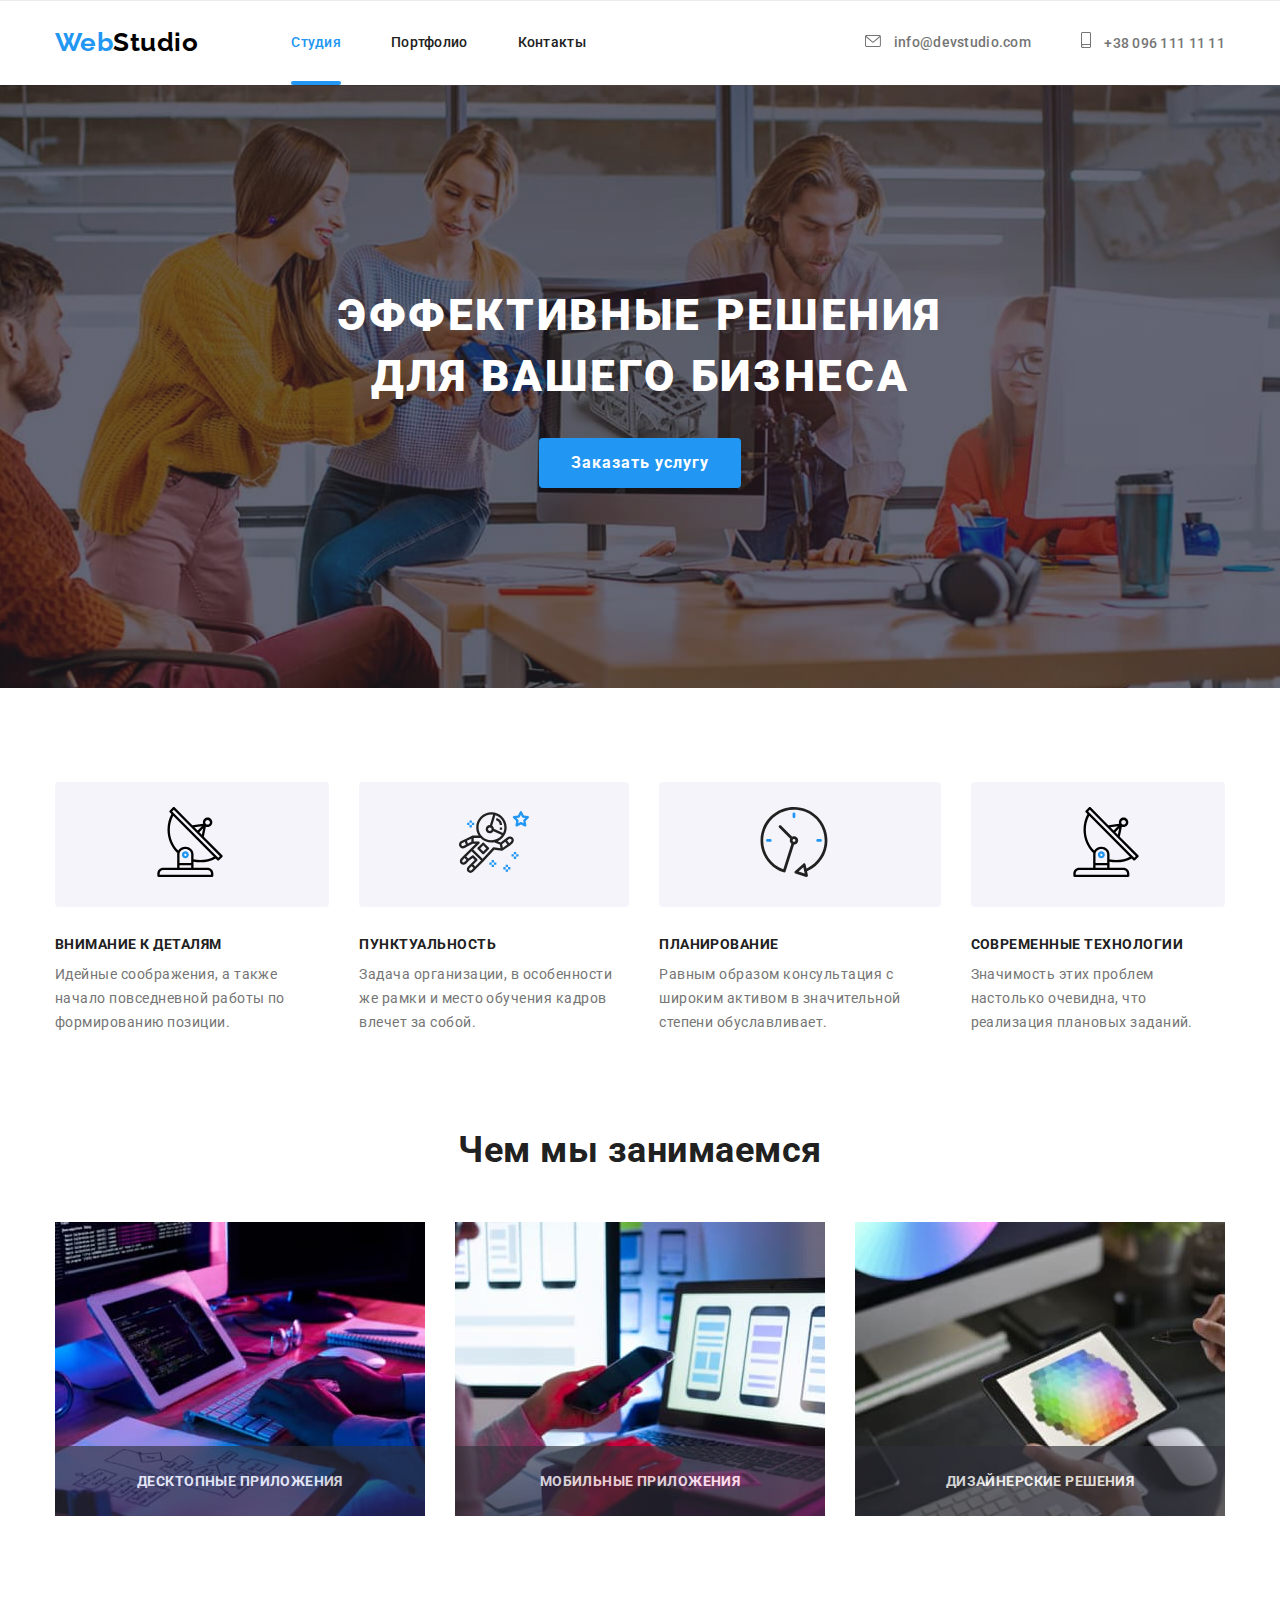
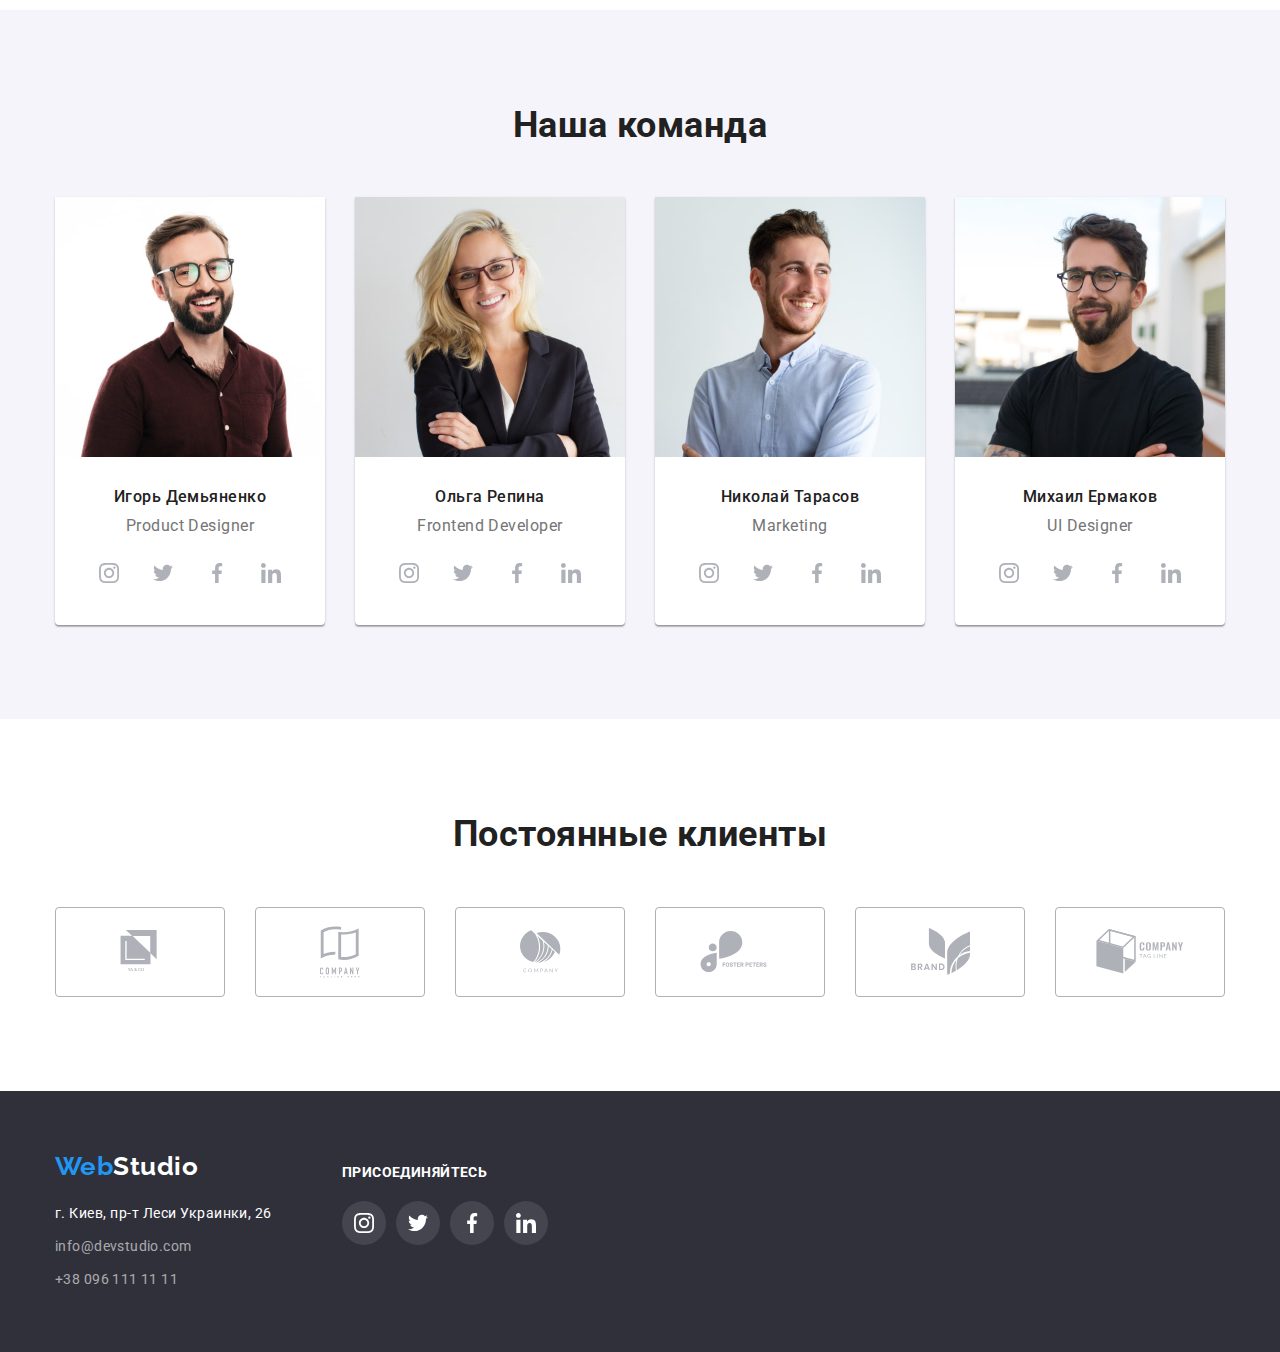
<file: index.html>
<!DOCTYPE html>
    <html lang="ru">
    
    <head>
        <meta charset="UTF-8">
        <meta name="viewport" content="width=device-width, initial-scale=1.0">
        <title>Студия</title>
        <link rel="preconnect" href="https://fonts.gstatic.com">
        <link href="https://fonts.googleapis.com/css2?family=Raleway:wght@700&family=Roboto:wght@400;500;700;900&display=swap"
            rel="stylesheet">
        <link rel="stylesheet" href="./css/modern-normalize.css">   
        <link rel="stylesheet" href="./css/style.css">
    </head>
    
    <body>
        <header class="line"></header>
        <div class="container site-head">
        
         
            <!-- Навигация -->
            <nav class="nav">
                <a class="logo link" href="./index.html"><span class="logo-slice">Web</span>Studio</a>
                <ul class="site-nav list">
                    <li class="ls-item"><a class="nav-item link current" href="./index.html">Студия</a></li>
                    <li class="ls-item"> <a class="nav-item link" href="./portfolio.html">Портфолио</a></li>
                    <li class="ls-item"><a class="nav-item link" href="">Контакты</a></li>
                 </ul>
    
            </nav>
    
            <!-- Контакты -->
            <address class="address">
                <ul class="contacts list">
                    <li class="ls-item">
                        <a class="envelope-item link" href="mailto:info@devstudio.com"><svg class="envelope" width="16px" height="12px">
                                <use href="./images/icons.svg#icon-envelope"></use>
                            </svg>
                        info@devstudio.com
                    </a>
                    </li>
                    <li class="ls-item">
                        <a class="envelope-item link" href="tel:+380961111111"><svg class="smartphone" width="10px" height="16px">
                            <use href="./images/icons.svg#icon-smartphone"></use>
                        </svg>
                        +38 096 111 11 11
                    </a>
                    </li>
                </ul>
            </address>
             
        </div>
        </header>
        <main>
            <!-- блок герой -->
            <section class="hero">
                <div class="hero-container">
    
                <h1 class="hero-title">Эффективные решения для вашего бизнеса</h1>
                    
                </div>
                <!--<a class="button primary" href="">Заказать услугу</a>-->
                <button type="button" class="button primary" data-modal-open>Заказать услугу</button>
                </div>
            </section>
    
            <!-- преимущества -->
            <section class="section no-padding">
            <div class="container">
               <h2 class="visually-hidden">Наши ценности</h2>
                <ul class="features list">
    
                    <li class="f-item">
                        <div class="f-icon">
                        <svg class="f-svg" width="70px" height="70px">
                            <use href="./images/icons.svg#icon-antenna"></use>
                        </svg>
                        </div>
                        <h3 class="title">Внимание к деталям</h3>
                        <p class="feature-text">Идейные соображения, а также начало повседневной работы по формированию позиции.</p>
                    </li>
                    <li class="f-item">
                        <div class="f-icon">
                            <svg class="f-svg" width="70px" height="70px">
                                <use href="./images/icons.svg#icon-astronaut"></use>
                            </svg>
                        </div>
                        <h3 class="title">Пунктуальность</h3>
                        <p class="feature-text">Задача организации, в особенности же рамки и место обучения кадров влечет за собой.</p>
                    </li>
                    <li class="f-item">
                        <div class="f-icon">
                            <svg class="f-svg" width="70px" height="70px">
                                <use href="./images/icons.svg#icon-clock"></use>
                            </svg>
                        </div>
                        <h3 class="title">Планирование</h3>
                        <p class="feature-text">Равным образом консультация с широким активом в значительной степени обуславливает.</p>
                    </li>
                    <li class="f-item">
                        <div class="f-icon">
                            <svg class="f-svg" width="70px" height="70px">
                                <use href="./images/icons.svg#icon-antenna"></use>
                            </svg>
                        </div>
                        <h3 class="title">Современные технологии</h3>
                        <p class="feature-text">Значимость этих проблем настолько очевидна, что реализация плановых заданий.</p>
                    </li>
    
                </ul>
            </div>
            </section>
    
            <!-- виды деятельности -->
            <section class="section"> 
            <div class="container">
                <h2 class="section-title">Чем мы занимаемся</h2>
                <ul class="img-list">
                    <li class="i-item">
                        <div class="i-thumb">
                        <img src="./images/it.jpg" alt="технологии" width="370" height="295">
                    <div class="i-text">
                        <p class="txt">Десктопные приложения</p>
                    </div>
                    </div>
                    </li>
                    <li class="i-item">
                        <div class="i-thumb">
                        <img src="./images/itwork.jpg" alt="компьютеры" width="370" height="295">
                   <div class="i-text">
                       <p class="txt">Мобильные приложения</p>
                   </div>
                    </div>
                    </li>
                    <li class="i-item">
                        <div class="i-thumb">
                        <img src="./images/itcomp.jpg" alt="мониторы" width="370" height="295">
                    <div class="i-text">
                        <p class="txt">Дизайнерские решения</p>
                    </div>
                    </div>
                </li>
                </ul>
            </div>
            </section>
    
            <!-- команда -->
            <section class="section s-back"> 
                <div class="container">
                <h2 class="section-title">Наша команда</h2>
                <ul class="team list">
    
                    <li class="t-item">
                        <article class="card">
                        <div class="card-thumb">
                        <img class="employee" src="./images/ihor_demianenko.jpg" alt="Игорь Демьяненко" width="270" height="260">
                        </div>
                        <div class="img-content">
                        <h3 class="title">Игорь Демьяненко</h3>
                        <p class="team-position" lang="en">Product Designer</p>
                        <ul class="social">
                            <li class="soc-icon">
                                <a class="soc-lnk tw" href="">
                                    <svg class="soc-svg" width="20px" height="20px">
                                        <use class="soc-use" href="./images/icons.svg#instagram">icon-instagram</use>
                                    </svg>
                                </a>
                            </li>
                            <li class="soc-icon"><a class="soc-lnk" href="">
                                    <svg class="soc-svg" width="20px" height="20px">
                                        <use class="soc-use" href="./images/icons.svg#twitter"></use>
                                    </svg>
                                </a></li>
                            <li class="soc-icon"><a class="soc-lnk" href="">
                                    <svg class="soc-svg" width="20px" height="20px">
                                        <use class="soc-use" href="./images/icons.svg#facebook"></use>
                                    </svg>
                                </a></li>
                            <li class="soc-icon"><a class="soc-lnk" href="">
                                    <svg class="soc-svg" width="20px" height="20px"> 
                                        <use class="soc-use" href="./images/icons.svg#linkedin"></use>
                                    </svg>
                                </a></li>
                        </ul>
                        </div>
                        </article>
                    </li>
                    <li class="t-item">
                        <article class="card">
                        <div class="card-thumb">
                        <img class="employee" src="./images/olga_repina.jpg" alt="Ольга Репина" width="270" height="260">
                        </div>
                        <div class="img-content">
                        <h3 class="title">Ольга Репина</h3>
                        <p class="team-position" lang="en">Frontend Developer</p>
                        <ul class="social">
                            <li class="soc-icon">
                                <a class="soc-lnk tw" href="">
                                    <svg class="soc-svg" width="20px" height="20px">
                                        <use class="soc-use" href="./images/icons.svg#instagram"></use>
                                    </svg>
                                </a>
                            </li>
                            <li class="soc-icon"><a class="soc-lnk" href="">
                                    <svg class="soc-svg" width="20px" height="20px">
                                        <use class="soc-use" href="./images/icons.svg#twitter"></use>
                                    </svg>
                                </a></li>
                            <li class="soc-icon"><a class="soc-lnk" href="">
                                    <svg class="soc-svg" width="20px" height="20px">
                                        <use class="soc-use" href="./images/icons.svg#facebook"></use>
                                    </svg>
                                </a></li>
                            <li class="soc-icon"><a class="soc-lnk" href="">
                                    <svg class="soc-svg" width="20px" height="20px">
                                        <use class="soc-use" href="./images/icons.svg#linkedin"></use>
                                    </svg>
                                </a></li>
                        </ul>
                        </div>
                        </article>
                    </li>
                    <li class="t-item">
                        <article class="card">
                        <div class="card-thumb">
                        <img class="employee" src="./images/nikolay_tarasov.jpg" alt="Николай Тарасов" width="270" height="260">
                        </div>
                        <div class="img-content">
                        <h3 class="title">Николай Тарасов</h3>
                        <p class="team-position" lang="en">Marketing</p>
                        <ul class="social">
                            <li class="soc-icon">
                                <a  class="soc-lnk tw" href="">
                             <svg class="soc-svg" width="20px" height="20px">
                             <use class="soc-use" href="./images/icons.svg#instagram"></use>
                             </svg>
                            </a></li>
                            <li class="soc-icon"><a class="soc-lnk" href="">
                                <svg class="soc-svg" width="20px" height="20px">
                                    <use class="soc-use" href="./images/icons.svg#twitter"></use>
                                </svg>
                            </a></li>
                            <li class="soc-icon"><a  class="soc-lnk" href="">
                                <svg class="soc-svg" width="20px" height="20px">
                                    <use class="soc-use" href="./images/icons.svg#facebook"></use>
                                </svg>
                            </a></li>
                            <li class="soc-icon"><a  class="soc-lnk" href="">
                                <svg class="soc-svg" width="20px" height="20px">
                                    <use class="soc-use" href="./images/icons.svg#linkedin"></use>
                                </svg>
                            </a></li> 
                        </ul>
                        </div>
                        </article>
                    </li>
                    <li class="t-item">
                        <article class="card">
                        <div class="card-thumb">
                        <img class="employee" src="./images/mihail_ermakov.jpg" alt="Михаил Ермаков" width="270" height="260">
                        </div>
                        <div class="img-content">
                        <h3 class="title">Михаил Ермаков</h3>
                        <p class="team-position" lang="en">UI Designer</p>
                        <ul class="social">
                            <li class="soc-icon">
                                <a class="soc-lnk tw" href="">
                                    <svg class="soc-svg" width="20px" height="20px">
                                        <use class="soc-use" href="./images/icons.svg#instagram"></use>
                                    </svg>
                                </a>
                            </li>
                            <li class="soc-icon"><a class="soc-lnk" href="">
                                    <svg class="soc-svg" width="20px" height="20px">
                                        <use class="soc-use" href="./images/icons.svg#twitter"></use>
                                    </svg>
                                </a></li>
                            <li class="soc-icon"><a class="soc-lnk" href="">
                                    <svg class="soc-svg" width="20px" height="20px">
                                        <use class="soc-use" href="./images/icons.svg#facebook"></use>
                                    </svg>
                                </a></li>
                            <li class="soc-icon"><a class="soc-lnk" href="">
                                    <svg class="soc-svg" width="20px" height="20px">
                                        <use class="soc-use" href="./images/icons.svg#linkedin"></use>
                                    </svg>
                                </a></li>
                        </ul>
                        </div>
                        </article>
                    </li>
                </ul>
                </div>
            </section>
<!--Клиенты-->
           <section class="section s-clients">
                <div class="container">
                    <h2 class="section-title">Постоянные клиенты</h2>
                    <ul class="logotipes list">
                        <li class="clns">
                            <a class="clients-lnk" href="">
                                <svg class="svg" height="44px" width="49px">
                                    <use class="clients-use" href="./images/icons.svg#yaco"></use>
                                </svg>
                            </a>
                        </li>
                            <li class="clns">
                                <a class="clients-lnk" href="">
                                    <svg class="svg" height="52px" width="40px">
                                        <use class="clients-use" href="./images/icons.svg#company"></use>
                                    </svg>
                                </a>
                            </li>
                        <li class="clns">
                            <a class="clients-lnk" href="">
                                <svg class="svg" height="43px" width="41px">
                                    <use class="clients-use" href="./images/icons.svg#objectco"></use>
                                </svg>
                            </a>
                        </li>
                        <li class="clns">
                            <a class="clients-lnk" href="">
                                <svg class="svg" height="42px" width="80px">
                                    <use class="clients-use" href="./images/icons.svg#peters"></use>
                                </svg>
                            </a>
                        </li>
                        <li class="clns">
                            <a class="clients-lnk" href="">
                                <svg class="svg" height="47px" width="59px">
                                    <use class="clients-use" href="./images/icons.svg#brand"></use>
                                </svg>
                            </a>
                        </li>
                        <li class="clns">
                            <a class="clients-lnk" href="">
                                <svg class="svg" height="45px" width="88px">
                                    <use class="clients-use" href="./images/icons.svg#tacline"></use>
                                </svg>
                            </a>
                        </li>
                    </ul>
                </div>
            </section>
        </main>
    
        <footer class="footer">
            <div class="container f-flex">
                <div class="footer-a">
            <a class="logo link" href="index.html"><span class="logo-slice">Web</span>Studio</a>
            <address>
    
                        <p class="adds">г. Киев, пр-т Леси Украинки, 26</p>
            <ul class="f-contacts list">
                <li class="ft-item">
                    <a class="contact-footer link" href="mailto:info@devstudio.com">info@devstudio.com</a>
                </li>
                <li class="ft-item">
                    <a class="contact-footer link" href="tel:+380961111111">+38 096 111 11 11</a>
                </li>
            </ul>
            </address>
            </div>
            <div class="footer-b">
                <b class="b-content">присоединяйтесь</b>
                    <ul class="f-social">
                        <li class="foot-icon">
                            <a class="homepages" href="">
                                <svg class="foot-svg" width="20px" height="20px">
                                    <use class="soc-use" href="./images/icons.svg#instagram"></use>
                                </svg>
                            </a>
                        </li>
                        <li class="foot-icon"><a class="homepages" href="">
                                <svg class="foot-svg" width="20px" height="20px">
                                    <use class="soc-use" href="./images/icons.svg#twitter"></use>
                                </svg>
                            </a></li>
                        <li class="foot-icon"><a class="homepages" href="">
                                <svg class="foot-svg" width="20px" height="20px">
                                    <use class="soc-use" href="./images/icons.svg#facebook"></use>
                                </svg>
                            </a></li>
                        <li class="foot-icon"><a class="homepages" href="">
                                <svg class="foot-svg" width="20px" height="20px">
                                    <use class="soc-use" href="./images/icons.svg#linkedin"></use>
                                </svg>
                            </a></li>
                    </ul>
            </div>
            </div>
        </footer>
        <div class="backdrop is-hidden" data-modal>
            <div class="modal">
                <button class="modal-button" data-modal-close>
                    <svg class="modal-svg" width="11px" height="11px">
                        <use href="./images/icons.svg#icon-exit"></use>
                    </svg>
                </button>
            </div>
    <script src="./js/modal.js"></script>
    </body>

    
    
    </html>
</file>
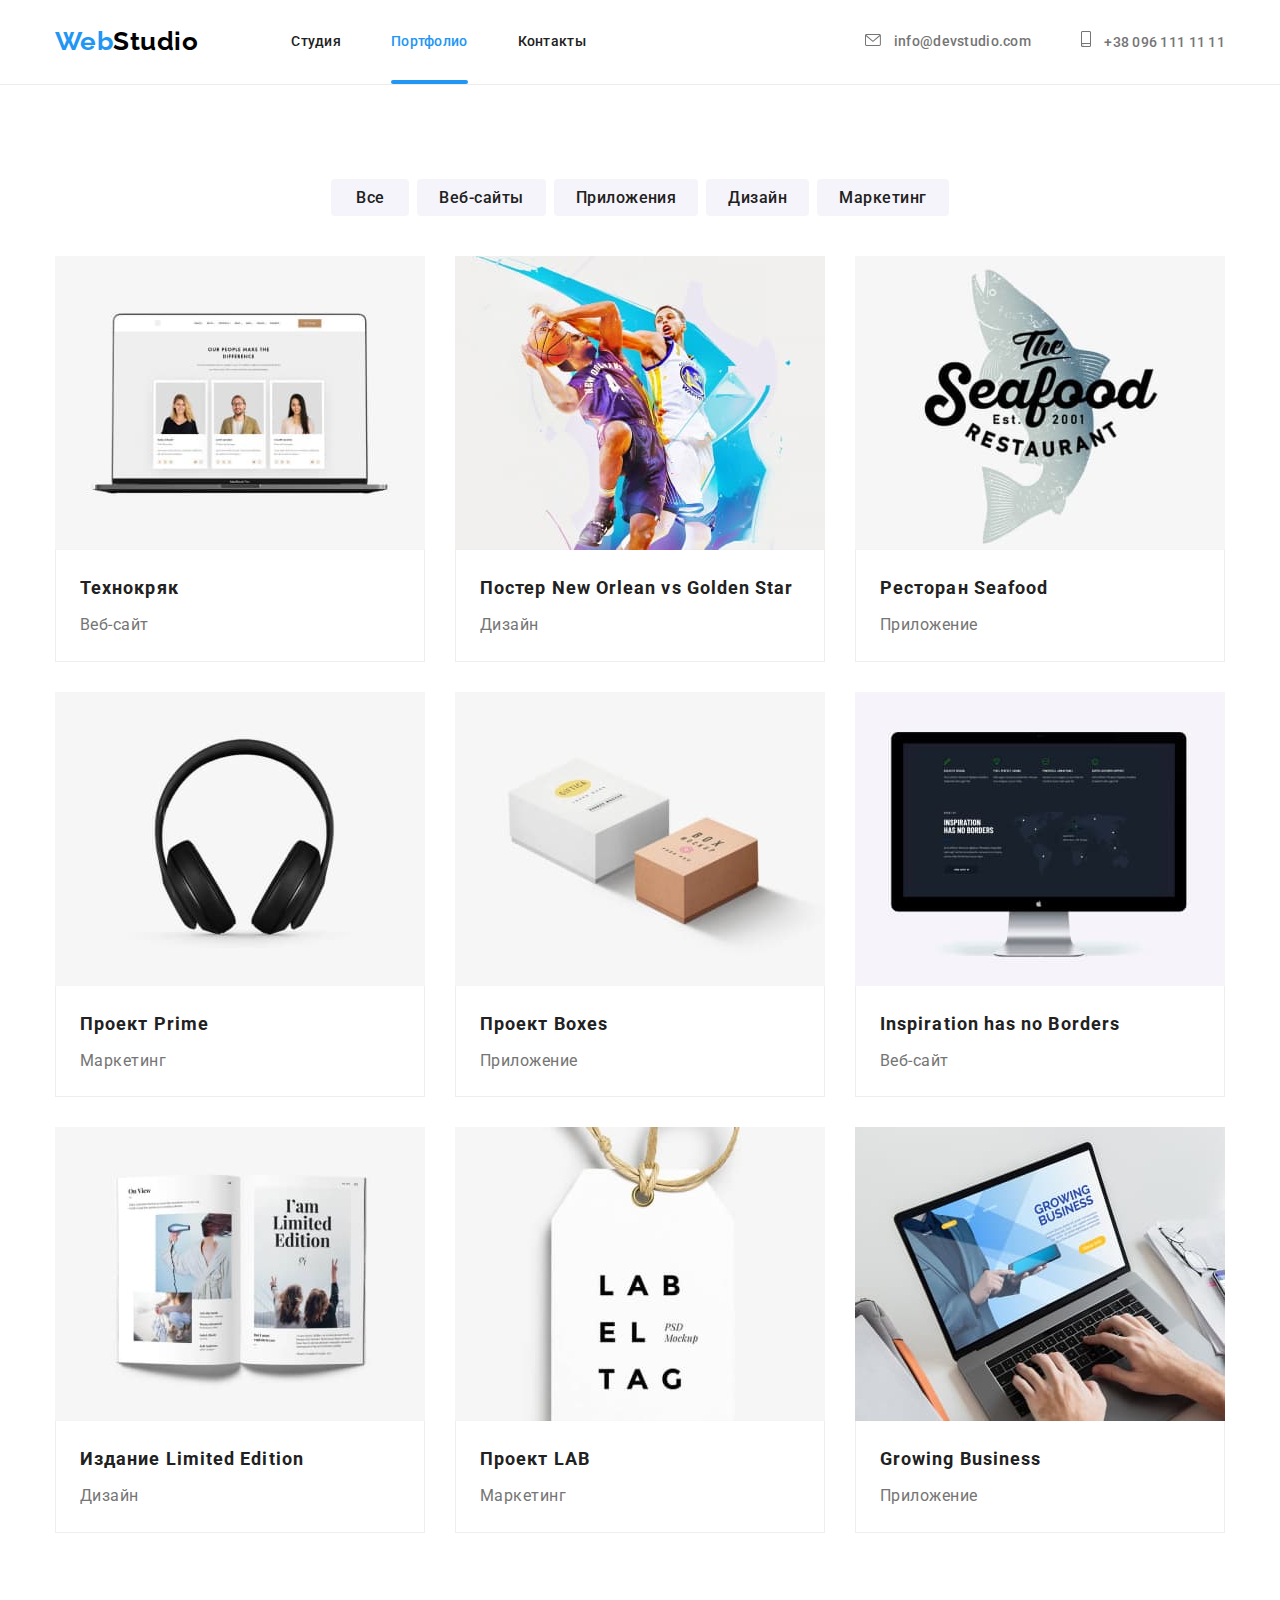
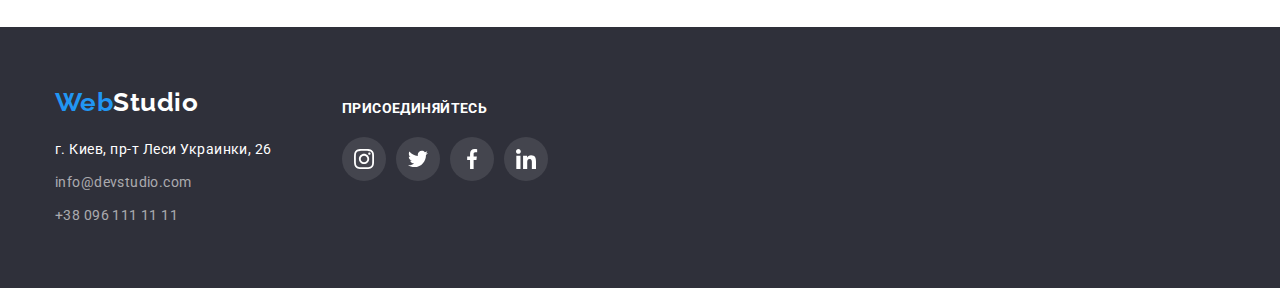
<file: portfolio.html>
<!DOCTYPE html>
<html lang="ru">
<head>
    <meta charset="UTF-8">
    <meta name="viewport" content="width=device-width, initial-scale=1.0">
    <title>Портфолио</title>
    <link rel="preconnect" href="https://fonts.gstatic.com">
    <link href="https://fonts.googleapis.com/css2?family=Raleway:wght@700&family=Roboto:wght@400;500;700;900&display=swap"
      rel="stylesheet">
      <link rel="stylesheet" href="./css/modern-normalize.css">
      <link rel="stylesheet" href="./css/style.css">
</head>
<body>
  
    <header class="line">
     <div class="container site-head">
      
      
      
        <!-- Навигация -->
        <nav class="nav">
          <a class="logo link" href="./index.html"><span class="logo-slice">Web</span>Studio</a>
          <ul class="site-nav list">
            <li class="ls-item"><a class="nav-item link" href="./index.html">Студия</a></li>
            <li class="ls-item"> <a class="nav-item link current" href="./portfolio.html">Портфолио</a></li>
            <li class="ls-item"><a class="nav-item link" href="">Контакты</a></li>
          </ul>
      
        </nav>
      
        <!-- Контакты -->
        <address class="address">
          <ul class="contacts list">
            <li class="ls-item">
              <a class="envelope-item link" href="mailto:info@devstudio.com"><svg class="envelope" width="16px" height="12px">
                  <use href="./images/icons.svg#icon-envelope"></use>
                </svg>
                info@devstudio.com
              </a>
            </li>
            <li class="ls-item">
              <a class="envelope-item link" href="tel:+380961111111"><svg class="smartphone" width="10px" height="16px">
                  <use href="./images/icons.svg#icon-smartphone"></use>
                </svg>
                +38 096 111 11 11
              </a>
            </li>
          </ul>
        </address>
      
      
      </header>
      </div>
    <main>

        
       <section class="section">
         <div class="examples container">
          <!-- фильтры работ -->
         <h1 class="visually-hidden">Фильтр по проектам</h1>
         <div class="box-flt">
        <ul class="filters list">
            <li class="filter-item"><button type="button" class="button secondary">Все</button></li>
            <li class="filter-item"><button type="button" class="button secondary">Веб-сайты</button></li>
            <li class="filter-item"><button type="button" class="button secondary">Приложения</button></li>
            <li class="filter-item"><button type="button" class="button secondary">Дизайн</button></li>
            <li class="filter-item"><button type="button" class="button secondary">Маркетинг</button></li>
        </ul>
        </div>
       <!-- примеры проектов -->
       <h2 class="visually-hidden">Наши проекты</h2>


      <ul class="projects list">
          <li class="project-item">
          <a class="card" href="">
          <div class="card-thumb">
         <img class="img-card" src="./images/loptop.jpg" alt="монитор" width="370" height="295">
        <div class="overlay">
         <p>Технокряк это современная площадка распространения коронавируса. Компании используют эту платформу для цифрового
        шпионажа и атак на защищённые сервера конкурентов.</p>
        </div>
        </div>
        <div class="card-content">
         <h3 class="title">Технокряк</h3>
          <p class="project">Веб-сайт</p>
          </div>
          </a>
        </li>
          <li class="project-item">
            <a class="card" href="">
        <div class="card-thumb"> 
           <img class="img-card" src="./images/basketboll.jpg" alt="баскетбол" width="370" height="295">
          <div class="overlay">
            <p>Технокряк это современная площадка распространения коронавируса. Компании используют эту платформу для цифрового
              шпионажа и атак на защищённые сервера конкурентов.</p>
          </div>
          </div>
            <div class="card-content">
          <h3 class="title">Постер New Orlean vs Golden Star</h3>
          <p class="project">Дизайн</p>
          </div>
          </a>
        </li>
          <li class="project-item">
            <a class="card" href="">
        <div class="card-thumb"> 
         <img class="img-card" src="./images/seafood.jpg" alt="название seafood" width="370" height="295">
        <div class="overlay">
          <p>Технокряк это современная площадка распространения коронавируса. Компании используют эту платформу для цифрового
            шпионажа и атак на защищённые сервера конкурентов.</p>
        </div>
        </div>
        <div class="card-content">
          <h3 class="title">Ресторан Seafood</h3>
          <p class="project">Приложение</p>
          </div>
          </a>
        </li>
          <li class="project-item">
            <a class="card" href="">
        <div class="card-thumb"> 
            <img class="img-card" src="./images/headphones.jpg" alt="" width="370" height="295">
          <div class="overlay">
            <p>Технокряк это современная площадка распространения коронавируса. Компании используют эту платформу для цифрового
              шпионажа и атак на защищённые сервера конкурентов.</p>
          </div>
          </div>
        <div class="card-content">
           <h3 class="title">Проект Prime</h3>
           <p class="project">Маркетинг</p>
          </div>
          </a>
        </li>
          <li class="project-item">
            <a class="card" href="">
        <div class="card-thumb"> 
              <img src="./images/boxes.jpg" alt="коробки" width="370" height="295">
            <div class="overlay">
              <p>Технокряк это современная площадка распространения коронавируса. Компании используют эту платформу для цифрового
                шпионажа и атак на защищённые сервера конкурентов.</p>
            </div>
            </div>
        <div class="card-content">
              <h3 class="title">Проект Boxes</h3>
              <p class="project">Приложение</p>
          </div>
          </a>
            </li>
          <li class="project-item">
            <a class="card" href="">
        <div class="card-thumb"> 
          <div class="overlay">
            <p>Технокряк это современная площадка распространения коронавируса. Компании используют эту платформу для цифрового
              шпионажа и атак на защищённые сервера конкурентов.</p>
          </div>
          <img src="./images/veb_site.jpg" alt="страница сайта" width="370" height="295">
              </div>
        <div class="card-content">
           <h3 class="title">Inspiration has no Borders</h3>
           <p class="project">Веб-сайт</p>
          </div>
          </a>
         </li>
          <li class="project-item">
            <a class="card" href="">
        <div class="card-thumb"> 
            <img src="./images/journal.jpg" alt="журнал" width="370" height="295">
          <div class="overlay">
            <p>Технокряк это современная площадка распространения коронавируса. Компании используют эту платформу для цифрового
              шпионажа и атак на защищённые сервера конкурентов.</p>
          </div>
          </div>
        <div class="card-content">
           <h3 class="title">Издание Limited Edition</h3>
           <p class="project">Дизайн</p>
          </div>
          </a>
        </li>
          <li class="project-item">
        <a class="card" href="">
        <div class="card-thumb"> 
              <img src="./images/label_tag.jpg" alt="бирка label tag" width="370" height="295">
          <div class="overlay">
            <p>Технокряк это современная площадка распространения коронавируса. Компании используют эту платформу для цифрового
              шпионажа и атак на защищённые сервера конкурентов.</p>
          </div>
            </div>
        <div class="card-content">
            <h3 class="title">Проект LAB</h3>
            <p class="project">Маркетинг</p>
          </div>
          </a>
          </li>
          <li class="project-item"> 
            <a class="card" href="">
           <div class="card-thumb"> 
              <img src="./images/growing_business.jpg" alt="бизнес-приложение" width="370" height="295">
            <div class="overlay">
              <p>Технокряк это современная площадка распространения коронавируса. Компании используют эту платформу для цифрового
                шпионажа и атак на защищённые сервера конкурентов.</p>
            </div>
            </div>
        <div class="card-content">
             <h3 class="title"> Growing Business</h3>
             <p class="project">Приложение</p>
          </div>
          </a>
         </li>
      </ul>
      </div>
       </section> 
      
    </main>
      <footer class="footer">
        <div class="container f-flex">
          <div class="footer-a">
            <a class="logo link" href="index.html"><span class="logo-slice">Web</span>Studio</a>
            <address>
        
              <p class="adds">г. Киев, пр-т Леси Украинки, 26</p>
              <ul class="f-contacts list">
                <li class="ft-item">
                  <a class="contact-footer link" href="mailto:info@devstudio.com">info@devstudio.com</a>
                </li>
                <li class="ft-item">
                  <a class="contact-footer link" href="tel:+380961111111">+38 096 111 11 11</a>
                </li>
              </ul>
            </address>
          </div>
          <div class="footer-b">
            <p class="b-content">присоединяйтесь</p>
            <ul class="f-social">
              <li class="foot-icon">
                <a class="homepages" href="">
                  <svg class="foot-svg" width="20px" height="20px">
                    <use class="soc-use" href="./images/icons.svg#instagram"></use>
                  </svg>
                </a>
              </li>
              <li class="foot-icon"><a class="homepages" href="">
                  <svg class="foot-svg" width="20px" height="20px">
                    <use class="soc-use" href="./images/icons.svg#twitter"></use>
                  </svg>
                </a></li>
              <li class="foot-icon"><a class="homepages" href="">
                  <svg class="foot-svg" width="20px" height="20px">
                    <use class="soc-use" href="./images/icons.svg#facebook"></use>
                  </svg>
                </a></li>
              <li class="foot-icon"><a class="homepages" href="">
                  <svg class="foot-svg" width="20px" height="20px">
                    <use class="soc-use" href="./images/icons.svg#linkedin"></use>
                  </svg>
                </a></li>
            </ul>
          </div>
        </div>
      </footer>
</body>
</html>
</file>
<file: css/style.css>
/*

логотип и текст навигации
color: #000000;
логотип и ссылки в состоянии :hiver 
color: #2196F3;

основной цвет текста
color: #757575;
вторичный текст текста: 
color: #212121;
текст подвала
color: #FFFFFF;
ссылки подвала
 color: rgba(255, 255, 255, 0.6);

/* nav
background: #FFFFFF;
hero
background: #2F303A;
section
background: #E5E5E5;
section 2
#F5F4FA
footer
background: #2F303A;
для всех заглавных
text-transform: uppercase;*/
:root {
  --primary-text-color: #757575;
  --title-text-color: #212121;
  --accent-color: #2196f3;
  --primery-white-color: #ffffff;
  --header-footer-fon: #2f303a;
  --nav-text-color: #000000;
  --secondary-btn-bg: #f5f4fa;
  --timing-fm: cubic-bezier(0.4, 0, 0.2, 1);
}

body {
  color: var(--primary-text-color);
  background-color: var(--primery-white-color);
  letter-spacing: 0.03em;
  font-family: 'Roboto', sans-serif;
}

.link {
  text-decoration: none;
}
.list {
  padding: 0;
  margin: 0;
}
/*скрытые заголовки*/
.visually-hidden {
  font-size: xx-small;
  position: absolute;
  width: 1px;
  height: 1px;
  margin: -1px;
  border: 0;
  padding: 0;

  white-space: nowrap;
  clip-path: inset(100%);
  clip: rect(0 0 0 0);
  overflow: hidden;
}
/* buttons*/
.filters {
  display: flex;
  justify-content: center;
}
.button {
  border: none;
  font-family: 'Roboto', sans-serif;
  margin: 0;
  padding: 0;
  background-color: transparent;
  cursor: pointer;
  box-sizing: border-box;
}
.button.primary {
  color: var(--primery-white-color);
  background: var(--accent-color);
  font-weight: bold;
  font-size: 16px;
  line-height: 1.9;
  text-align: center;
  letter-spacing: 0.06em;
  min-width: 200px;
  padding: 10px 32px;
  margin-top: 30px;
  box-shadow: 0px 4px 4px rgba(0, 0, 0, 0.15);
  border-radius: 4px;
}

.button.secondary {
  background-color: var(--secondary-btn-bg);
  color: var(--title-text-color);
  font-weight: 500;
  font-size: 16px;
  line-height: 1.6;
  letter-spacing: 0.03em;
  min-width: 78px;
  padding: 6px 22px;
  border-radius: 4px;
  transition: color 250ms var(--timing-fm),
    background-color 250ms var(--timing-fm), box-shadow 250ms var(--timing-fm);
}
.button.secondary:focus,
.button.primary:focus {
  outline: none;
  box-shadow: 0 0 0 1px var(--accent-color);
  border-radius: 4px;
}

.button.secondary:hover,
.button.secondary:focus {
  color: var(--primery-white-color);
  background-color: var(--accent-color);
  box-shadow: 0px 3px 1px rgba(0, 0, 0, 0.1), 0px 1px 2px rgba(0, 0, 0, 0.08),
    0px 2px 2px rgba(0, 0, 0, 0.12);
  border-radius: 4px;
  /* transition: background-color 250ms var(--timing-fm); */
}
/*модальное окно*/
.backdrop {
  top: 0;
  left: 0;
  position: fixed;
  width: 100%;
  height: 100%;
  background: rgba(0, 0, 0, 0.2);
  opacity: 1;
  visibility: visible;
  transition: opacity 250ms var(--timing-fm), visibility 250ms var(--timing-fm);
}
.backdrop.is-hidden {
  visibility: hidden;
  opacity: 0;
  pointer-events: none;
}
.modal {
  position: absolute;
  top: 50%;
  left: 50%;
  transform: translate(-50%, -50%);
  min-width: 528px;
  min-height: 581px;
  text-align: right;

  background: #ffffff;
  box-shadow: 0px 1px 3px rgba(0, 0, 0, 0.12), 0px 1px 1px rgba(0, 0, 0, 0.14),
    0px 2px 1px rgba(0, 0, 0, 0.2);
  border-radius: 4px;
}
.modal-button {
  position: absolute;
  top: 8px;
  right: 8px;
  width: 30px;
  height: 30px;
  background-color: #ffffff;
  border: 1px solid rgba(0, 0, 0, 0.1);
  border-radius: 50%;
}
.modal-svg {
  transition: fill 250ms var(--timing-fm);
}
.modal-svg:hover {
  outline: none;
  fill: var(--accent-color);
}
.modal-button:focus {
  outline: none;
  box-shadow: 0 0 0 1px var(--accent-color);
  border-radius: 50%;
}
/*container*/
.container {
  width: 1200px;
  padding-left: 15px;
  padding-right: 15px;
  margin: 0 auto;
}
.section {
  padding-top: 94px;
  padding-bottom: 94px;
}

.section.no-padding {
  padding-bottom: 0px;
}
/*header*/
.line {
  max-width: 100%;
  border-bottom: 1px solid #ececec;
}
/*line*/
.site-head {
  display: flex;
  justify-content: space-between;
}

/*navigation*/

.nav,
.address {
  display: flex;
}
.nav,
.address {
  align-items: center;
}
.address {
  justify-content: flex-end;
}
.logo {
  color: var(--nav-text-color);
  font-family: 'Raleway', sans-serif;
  font-weight: bold;
  font-size: 26px;
  line-height: 1.2;
}
.logo .logo-slice {
  color: var(--accent-color);
}
.nav .address {
}
.nav .logo {
  display: block;
  padding-top: 24px;
  padding-bottom: 24px;
  margin-right: 93px;
}
.site-nav .link {
  color: var(--title-text-color);
  transition: color 250ms var(--timing-fm);
}

.logo:focus {
  outline: none;
  box-shadow: 0 0 0 1px var(--accent-color);
  border-radius: 4px;
}
.site-nav .link:focus {
  outline: none;
  box-shadow: 0 0 0 1px var(--accent-color);
  border-radius: 4px;
  color: var(--accent-color);
}
.logo:hover {
}

.site-nav .link:hover,
.site-nav:focus {
  color: var(--accent-color);
}

.site-nav,
.contacts {
  display: flex;
  font-weight: 500;
  font-size: 14px;
  line-height: 1.42;
  letter-spacing: 0.02em;
}
.nav-item {
  padding-top: 31px;
  padding-bottom: 31px;
}
.nav-item.current {
  color: var(--accent-color);
}
.nav-item.current {
  position: relative;
}
.nav-item.current::after {
  display: inline-block;
  position: absolute;
  bottom: -1px;
  left: 0;
  content: '';
  height: 4px;
  width: 100%;
  background-color: var(--accent-color);
  border-radius: 2px;
}
.site-nav .nav-item,
.contacts .contact-item {
  display: block;
}
.site-nav .ls-item:last-child {
  margin-right: 0;
}

.site-nav .ls-item:not(:last-child),
.contacts .ls-item:not(:last-child) {
  margin-right: 50px;
}

.ls-item {
  display: flex;
  align-items: center;
}

.envelope-item {
  padding-top: 31px;
  padding-bottom: 31px;
  color: inherit;
}
.envelope,
.smartphone {
  margin-right: 10px;
  fill: currentColor;
}
.envelope:focus,
.smartphone:focus,
.contacts .link:focus,
.f-contacts:focus {
  outline: none;
  /* box-shadow: 0 0 0 1px var(--accent-color); */
  border-radius: 4px;
  color: var(--accent-color);
}

.contacts .link,
.contact-footer.link {
  transition: color 250ms var(--timing-fm);
}

.contacts .link:hover,
.contact-footer.link:hover {
  color: var(--accent-color);
}

/*hero*/
.hero-container {
  max-width: 696px;
}
.hero {
  text-align: center;
  max-width: 1600px;
  min-height: 600px;
  padding: 200px 0;
  background-color: var(--header-footer-fon);
  background-image: linear-gradient(
      to right,
      rgba(47, 48, 58, 0.4),
      rgba(47, 48, 58, 0.4)
    ),
    url(../images/owerlay.jpg);
  background-size: cover;
  background-position: center;

  /*display: flex;
   justify-content: center;
  align-items: center;
  flex-direction: column; */
}
.hero-title {
  color: var(--primery-white-color);
  font-weight: 900;
  font-size: 44px;
  line-height: 1.4;
  letter-spacing: 0.06em;
  text-transform: uppercase;
}
.hero-title,
.hero-container {
  margin-left: auto;
  margin-right: auto;
}
/*модальное окно*/

/*sections*/
.section-title,
.title {
  color: var(--title-text-color);
}
.section-title {
  font-weight: bold;
  font-size: 36px;
  line-height: 1.2;
  text-align: center;
  padding-bottom: 50px;
}
/*BLOCK Features преимуществ*/
.features,
.img-list,
.team {
  display: flex;
}
.features .title {
  color: var(--title-text-color);
  font-weight: bold;
  font-size: 14px;
  line-height: 1.14;
  text-transform: uppercase;
  padding-bottom: 10px;
}
.features .feature-text {
  font-weight: normal;
  font-size: 14px;
  line-height: 1.71;
}
.f-item {
  min-width: 207px;
}
.f-item:not(:first-child) {
  margin-left: 30px;
}
/* .img-list {
  justify-content: space-between;
} */
.f-icon {
  padding: 25px 100px;
  margin-bottom: 30px;
  background: #f5f4fa;
  border-radius: 4px;
}

/*technology*/
.i-item:not(:last-child) {
  margin-right: 30px;
}
.i-thumb {
  position: relative;
}

.i-text {
  display: block;
  position: absolute;
  bottom: 0;
  min-width: 100%;
  padding-top: 27px;
  padding-bottom: 27px;
  color: #ffffff;
  background-color: rgba(47, 48, 58, 0.8);
  opacity: 0.8;
}
.i-thumb .txt {
  font-weight: bold;
  font-size: 14px;
  line-height: 1.142;
  text-align: center;
  letter-spacing: 0.03em;
  text-transform: uppercase;
  text-align: center;
}
/*TEAM*/

.s-back {
  background: #f5f4fa;
}
.team .title {
  color: var(--title-text-color);
  font-weight: 500;
  font-size: 16px;
  line-height: 1.2;
  padding-bottom: 10px;
}
.team .team-position {
  font-weight: normal;
  font-size: 16px;
  line-height: 1.2;
}
.clns:not(:first-child),
.t-item:not(:first-child) {
  margin-left: 30px;
}
.employee {
  width: 270px;
}
.img-content {
  padding: 30px 0px;
  text-align: center;
}
.social {
  display: flex;

  padding-left: 32px;
  padding-right: 32px;
  margin-top: 16px;
}
.soc-lnk {
  width: 44px;
  height: 44px;
  fill: #afb1b8;
  display: flex;
  align-items: center;
  justify-content: center;
  border-radius: 50%;
  transition: fill 250ms var(--timing-fm),
    background-color 250ms var(--timing-fm);
}
.soc-lnk:focus {
  outline: none;
  background-color: var(--accent-color);
  fill: #ffffff;
  border-radius: 50%;
}
.soc-lnk:hover {
  background-color: var(--accent-color);
  fill: #ffffff;
  border-radius: 50%;
  width: 44px;
  height: 44px;

  /* transition: background-color 250ms cubic-bezier(0.4, 0, 0.2, 1); */
}
.soc-icon {
}
.foot-icon:not(:first-child),
.soc-icon:not(:first-child) {
  margin-left: 10px;
}
.soc-svg {
  justify-content: center;
}
/*BLOCK фильтр по кнопкам*/
.box-flt {
  padding-bottom: 20px;
}
.filter-item:not(:last-child) {
  margin-right: 8px;
}
/*BLOCK clients*/
.logotipes {
  display: flex;
}
.clns {
}
.clients-lnk {
  display: flex;
  justify-content: center;
  align-items: center;
  border: 1px solid #afb1b8;
  color: #afb1b8;
  border-radius: 4px;
  width: 170px;
  height: 90px;
  transition: color 250ms var(--timing-fm), border 250ms var(--timing-fm);
}

.clients-lnk:focus {
  outline: none;
  box-shadow: 0 0 0 1px var(--accent-color);
  border-radius: 4px;
}

.clients-lnk:hover,
.clients-lnk:focus {
  border: 1px solid var(--accent-color);
  color: var(--accent-color);
}

.svg {
  fill: currentColor;
}
/*BLOCK Projects примеры проектов*/
.projects {
  --set-gap: 30px;
  display: flex;
  flex-wrap: wrap;

  margin-left: -30px;
  margin-top: -30px;
  padding-top: 20px;
}
.projects > .project-item {
  flex-basis: calc(100% / 3 - 30px);
  margin-left: 30px;
  margin-top: 30px;
}
.project-item {
  display: block;
}

.project-item:hover .overlay {
  transform: translateY(0);
}
.project-item:hover {
  box-shadow: 0px 1px 1px rgba(0, 0, 0, 0.12), 0px 4px 4px rgba(0, 0, 0, 0.06),
    1px 4px 6px rgba(0, 0, 0, 0.16);
}
.card:focus {
  outline: none;
  box-shadow: 0px 1px 1px rgba(0, 0, 0, 0.12), 0px 4px 4px rgba(0, 0, 0, 0.06),
    1px 4px 6px rgba(0, 0, 0, 0.16);
}
.card-thumb {
  position: relative;
  overflow: hidden;
}
.overlay {
  position: absolute;
  top: 0;
  left: 0;
  padding: 63px 24px;
  width: 100%;
  height: 100%;
  font-weight: normal;
  font-size: 18px;
  line-height: 1.555;
  letter-spacing: 0.03em;
  color: var(--primery-white-color);
  background-color: rgba(33, 150, 243, 0.9);
  opacity: 0.9;
  transform: translateY(100%);
  transition: transform 250ms var(--timing-fm);
}
.projects .title {
  color: var(--title-text-color);
  font-weight: bold;
  font-size: 18px;
  line-height: 2;
  letter-spacing: 0.06em;
  margin-bottom: 4px;
}
.projects .project {
  font-weight: normal;
  font-size: 16px;
  line-height: 1.9;
  color: var(--primary-text-color);
}
.card {
  text-decoration: none;
  display: block;
}
.t-item > .card {
  box-shadow: 0px 1px 3px rgba(0, 0, 0, 0.12), 0px 1px 1px rgba(0, 0, 0, 0.14),
    0px 2px 1px rgba(0, 0, 0, 0.2);
  border-radius: 0px 0px 4px 4px;
}
.card {
  background: #ffffff;
}
.cars-link {
}
.img-card {
  width: 370px;
}
.card-content {
  padding: 20px 24px;
  border-bottom: 1px solid #eeeeee;
  border-left: 1px solid #eeeeee;
  border-right: 1px solid #eeeeee;
}
/*footer*/
.footer {
  background-color: var(--header-footer-fon);
  color: var(--primery-white-color);
  /* padding: 60px 0; */
}
.footer-b {
  margin-left: 70px;
}
.container.f-flex {
  display: flex;
}
.footer .logo {
  color: var(--primery-white-color);
}

.adds {
  font-style: normal;
  font-weight: normal;
  font-size: 14px;
  line-height: 1.71;
  margin-bottom: 9px;
  margin-top: 20px;
}
.footer-a {
  padding: 60px 0;
}
.footer-b {
  padding: 72px 0;
}
.b-content {
  display: inline-block;
  font-family: Roboto;
  font-weight: bold;
  font-size: 14px;
  line-height: 1.14;
  letter-spacing: 0.03em;
  text-transform: uppercase;
  margin-bottom: 20px;
}
.contact-footer:focus {
  outline: none;
  /* box-shadow: 0 0 0 1px var(--accent-color); */
  border-radius: 4px;
  color: var(--accent-color);
}
.ft-item:not(:last-child) {
  padding-bottom: 9px;
}
.contact-footer {
  color: rgba(255, 255, 255, 0.6);
  font-style: normal;
  font-weight: normal;
  font-size: 14px;
  line-height: 1.71;
  letter-spacing: 0.03em;
}
.container .footer {
  background-color: var(--header-footer-fon);
}
.f-social {
  display: flex;
}
.homepages {
  width: 44px;
  height: 44px;
  background: rgba(255, 255, 255, 0.1);
  border-radius: 50%;
  fill: #ffffff;
  display: flex;
  align-items: center;
  justify-content: center;
  border-radius: 50%;
  transition: fill 250ms var(--timing-fm),
    background-color 250ms var(--timing-fm);
}

.homepages:focus {
  outline: none;
  box-shadow: 0 0 0 1px var(--accent-color);
  background-color: var(--accent-color);
  border-radius: 50%;
}
.homepages:hover {
  background-color: var(--accent-color);
  fill: #ffffff;
  border-radius: 50%;
  width: 44px;
  height: 44px;
}
.foot-svg {
  justify-content: center;
}
</file>
